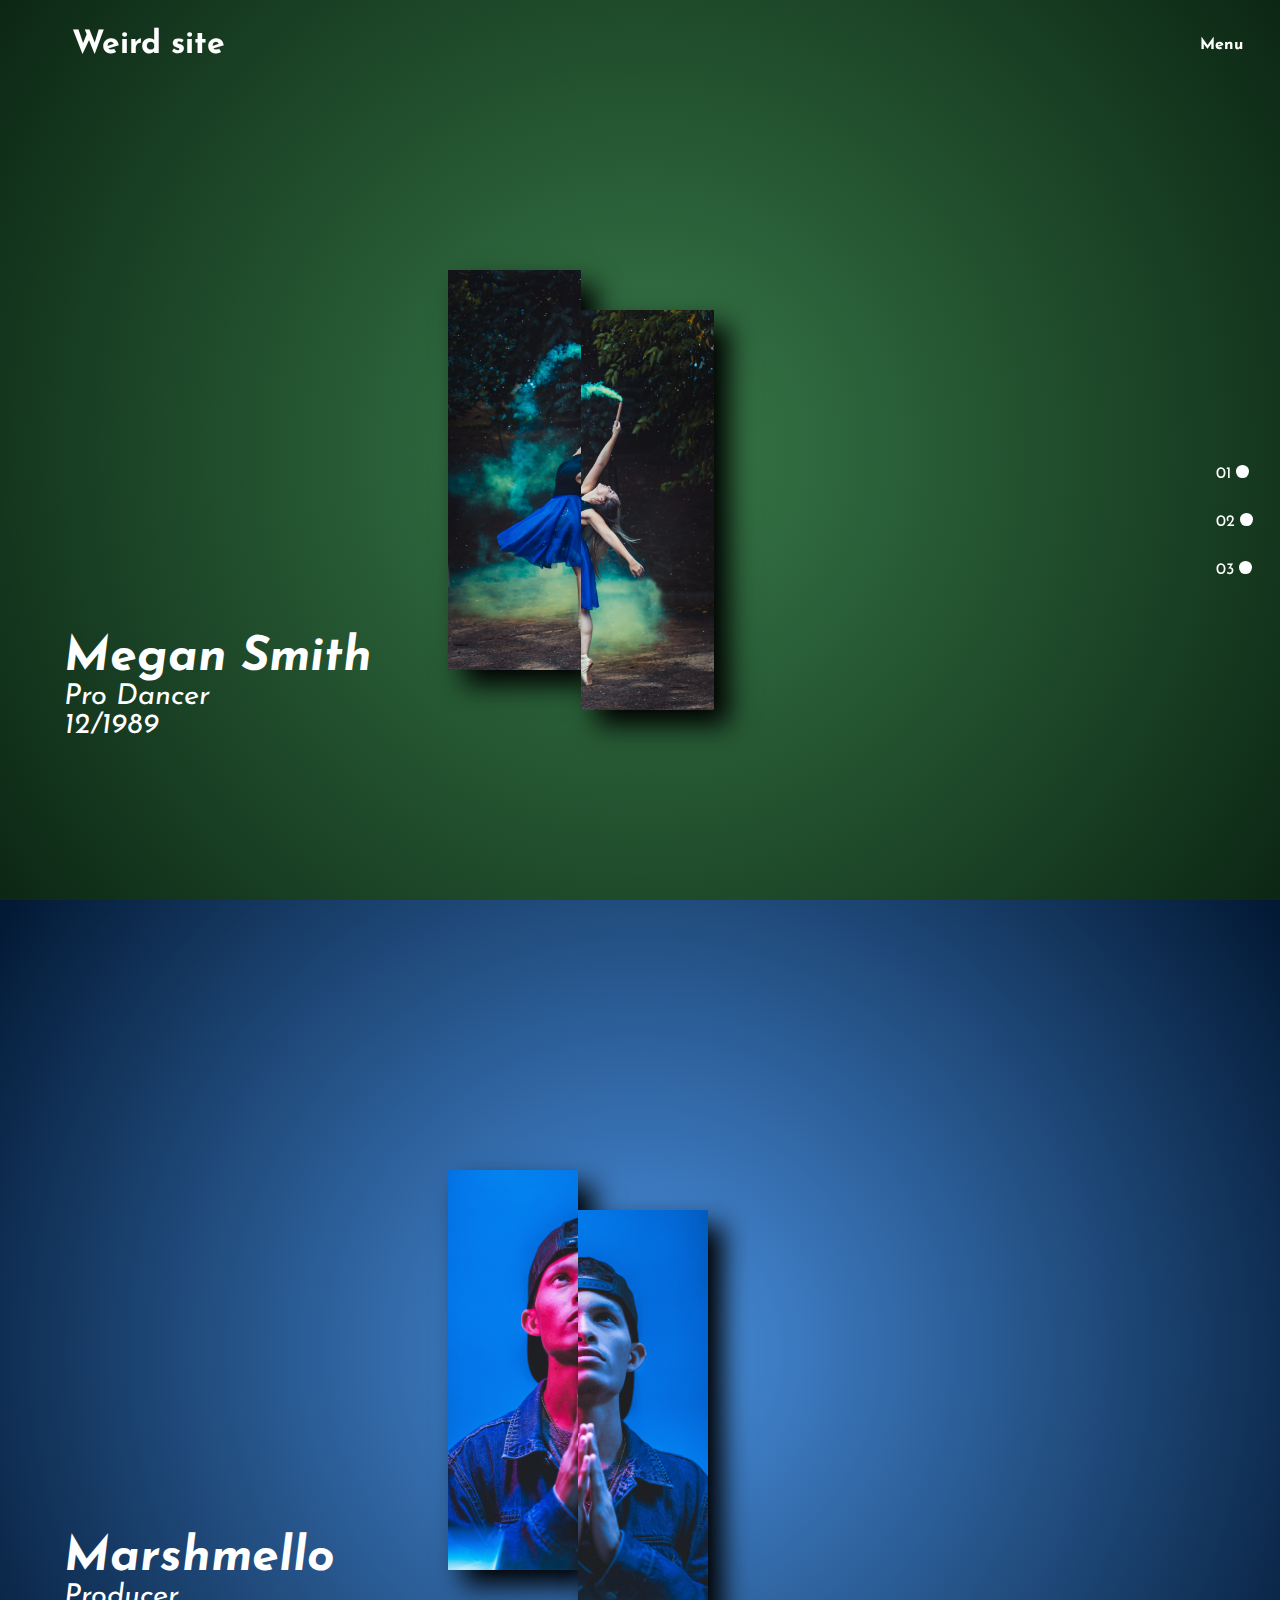
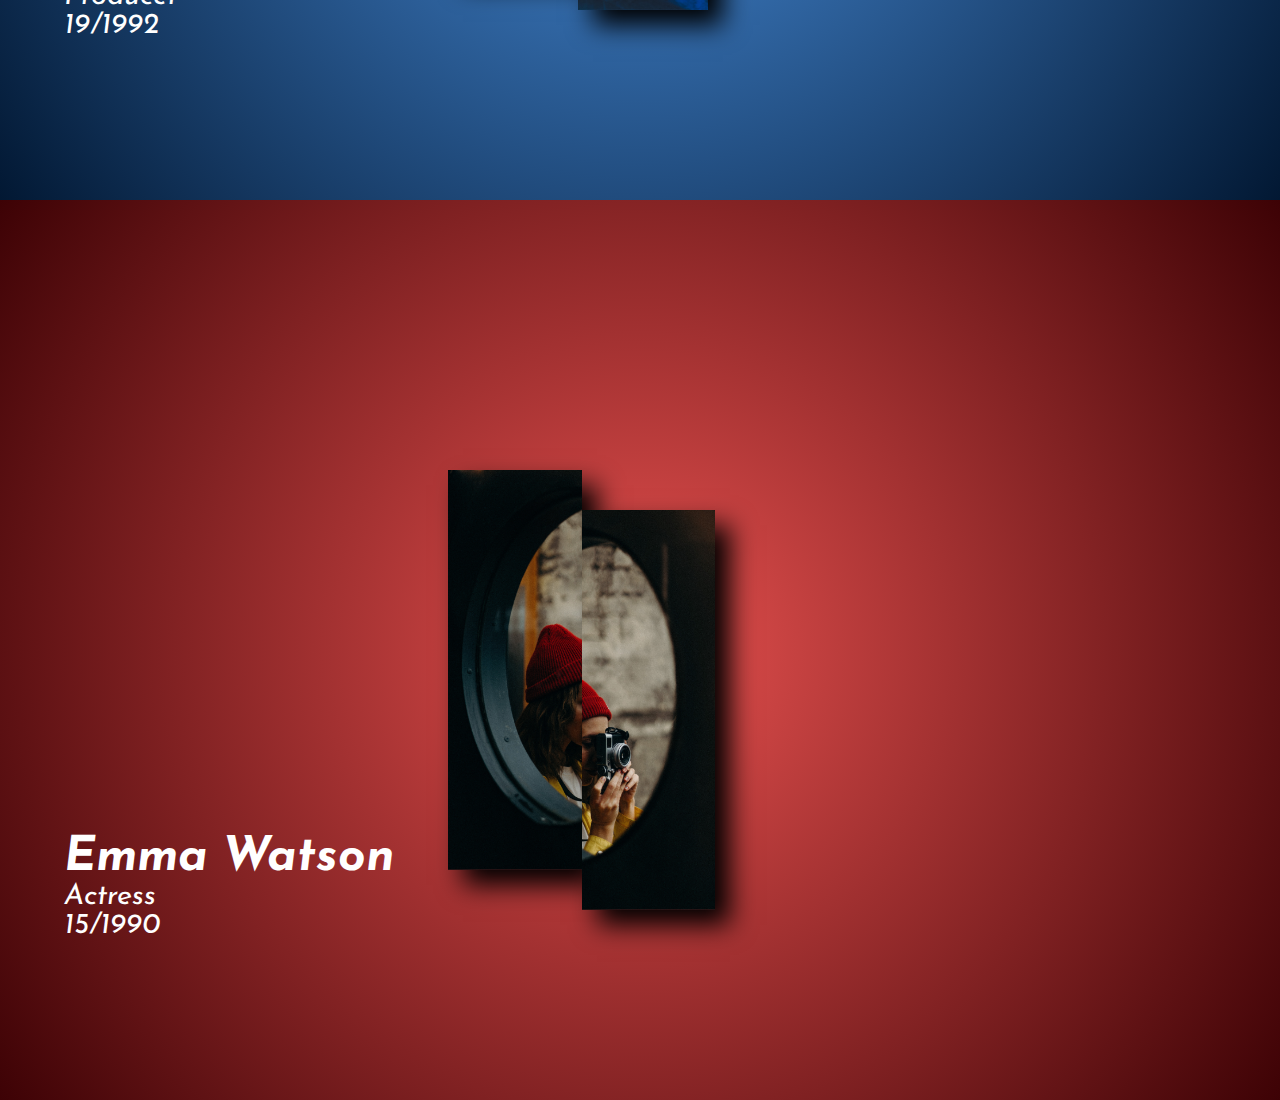
<file: index.html>
<!DOCTYPE html>
<html lang="en">
<head>
    <meta charset="UTF-8">
    <meta name="viewport" content="width=device-width, initial-scale=1.0">
    <meta http-equiv="X-UA-Compatible" content="ie=edge">
    <title>Profiles</title>

    <link href="https://fonts.googleapis.com/css?family=Josefin+Sans&display=swap" rel="stylesheet"> 
    <link rel="stylesheet" href="./css/style.css">
</head>

<body>
    <header class="header">

        <h1 class="header__title">Weird site</h1>
        <a class="header__menu" href="">Menu</a>

    </header>

    <main>
        <section class="container">
            <section class="container__col container__description">
                <div class="description">
                    <h2 class="description__title">Megan Smith</h2>
                    <p class="description__text">Pro Dancer</p>
                    <p class="description__text description__text--small">12/1989</p>
                </div>
            </section>
            <section class="container__col container__images">
                <div class="images">
                    <img class="images__img images__img--left" height="400" src="./img/Mask Group 1.png" alt="Imagen 1">
                    <img class="images__img images__img--right" height="400" src="./img/Mask Group 2.png" alt="Imagen 2">
                </div>
            </section>
            <section class="container__col container__list">
                <ul class="list">
                    <li class="list_item">
                        <a class="list_item_link" target="_blank" href="http://127.0.0.1:5500/profileMegan.html">01 <span class="point"> </span> </a>
                    </li>
                    <li class="list_item">
                        <a class="list_item_link" href="">02 <span class="point"> </span> </a>
                    </li>
                    <li class="list_item">
                        <a class="list_item_link" href="">03 <span class="point"> </span> </a>
                    </li>
                </ul>
            </section>
        </section>

        <section class="container2">
            <section class="container__col container__description">
                <div class="description">
                    <h2 class="description__title">Marshmello</h2>
                    <p class="description__text">Producer</p>
                    <p class="description__text description__text--small">19/1992</p>
                </div>
            </section>
            <section class="container__col container__images">
                <div class="images">
                    <img class="images__img images__img--left" height="400" src="./img/Mask Group 4.png" alt="Imagen 1">
                    <img class="images__img images__img--right" height="400" src="./img/Mask Group 3.png" alt="Imagen 2">
                </div>
            </section>
        </section>

        <section class="container3">
            <section class="container__col container__description">
                <div class="description">
                    <h2 class="description__title">Emma Watson</h2>
                    <p class="description__text">Actress</p>
                    <p class="description__text description__text--small">15/1990</p>
                </div>
            </section>
            <section class="container__col container__images">
                <div class="images">
                    <img class="images__img images__img--left" height="400" src="./img/Mask Group 5.png" alt="Imagen 1">
                    <img class="images__img images__img--right" height="400" src="./img/Mask Group 6.png" alt="Imagen 2">
                </div>
            </section>
        </section>
    </main>

</body>
</html>
</file>
<file: css/style.css>
*{
    margin: 0;
    padding: 0;
    box-sizing: border-box;
}

:root{
    --primary-first: rgb(56, 122, 73);
    --secondary-first: rgb(12, 39, 20); 

    --primary-second: #4A91E1;
    --secondary-second: rgb(2, 24, 51);

    --primary-third: rgb(231, 81, 79);
    --secondary-third: rgb(61, 2, 5);

    font-family: 'Josefin Sans', sans-serif;
}

html,
body{
    height: 100%;
    background: #fff;
}

.header{
    display: block;
    width: 100%;
    padding: 0 2.5%;
    background-color: transparent;
    height: 10vh;
    margin: 0 auto;
    position: fixed;
    z-index: 1;
}

.header__menu,
.header__title{
    display: block;
    float: left;
    line-height: 10vh;
    font-weight: bold;
    color: #fff;
    padding-left: 2.5rem;
}

.header__menu{
    float: right;
    text-decoration: none;
    padding-right: 0.3rem;
}

.header__menu:hover{
    color: #000;
}

.container{
    width: 100%;
    padding: 0 5%;
    background: var(--secondary-first);
    background: radial-gradient(circle, var(--primary-first), var(--secondary-first));
    height: 100vh;
}

.container2{
    width: 100%;
    padding: 0 5%;
    /* background-position: center center; */
    background: radial-gradient(circle, var(--primary-second),var(--secondary-second));
    height: 100vh;
}

.container3{
    width: 100%;
    padding: 0 5%;
    background: var(--secondary-first);
    /* background-position: center center; */
    background: radial-gradient(circle, var(--primary-third), var(--secondary-third));
    height: 100vh;
}

.container__col{
    display: block;
    float: left;
    width: calc(100%/3);
}

.container__description,
.container__images,
.container__list{
    display: block;
    color: #fff;
    position: relative;
    height: 100%;
}

.description{
    display: block;
    position: absolute;
    bottom: 10rem;
    font-style: italic;
}

.description__title,
.descriptiion__text{
    font-size: 3rem;
    font-weight: bold;
}

.description__text{
    font-size: 1.8rem;
}

.descriptiion__text--small{
    font-size: 1.2rem;
}

.images{
    display: block;
    position: absolute;
    top: 50%;
    transform: translateY(-40%);
    left: auto;
    right: auto;
    width: 100%;
}

.images__img{
    display: block;
    float: left;
    box-shadow: 15px 15px 25px rgb(0, 0, 0);
}

.images__img--left{
    transform: translateY(-5%);
    transition: transform 0.5s;
}

.images__img--right{
    transform: translateY(5%);
    transition: transform 0.5s;
}

.images:hover .images__img--right{
    transform: translateY(0%)
}

.images:hover .images__img--left{
    transform: translateY(0%)
}

.list{
    position: absolute;
    font-size: 1rem;
    top: 50%;
    left: 95%;
    line-height: 3rem;
    position: fixed;
    list-style: none;   
}

.point{
    display: inline-block;
    height: 0.8rem;
    width: 0.8rem;
    background: #fff;
    border-radius: 50%;
}

.list_item_link{
    text-decoration: none;
    color: #fff;
}

.list_item_link:hover{
    color: #000;
}

.list_item_link:hover span{
    background: #000;
}

/*-------------------profile1--------------------*/
.header2{
    display: block;
    width: 100%;
    padding: 0 2.5%;
    background-color: #000;
    height: 10vh;
    margin: 0 auto;
    position: fixed;
    z-index: 1;
}

.profile__banner{
    display: block;
    width: 100vw;
    height: 80vh;
    background-image: url("../img/profile1.png");
    background-position-y: -240px;
}

.profile__title{
    display: block;
    position: relative;
    top: 75%;
    color: #fff;
}

.title__name{
    text-align: center;
    font-size: 2.5rem;
}

.subtitle__ocupation{
    text-align: center;
    font-size: 1.2rem;
}

/* Media Queries */

/* Smartphones (portrait and landscape) ----------- */
@media only screen and (min-device-width : 320px) and (max-device-width : 480px) {
    /* Styles */
    .header__title{
        font-size: 0.7rem;
    }

    main{
        padding-top: 10vh;
    }

    .container__description{
        width: 100%;
        height: auto;
    }

    .description{
        position: relative;
        margin-top: 10vh;
    }
        
    }
    
    /* Smartphones (landscape) ----------- */
    @media only screen and (min-width : 321px) {
    /* Styles */
    
    }
    
    /* Smartphones (portrait) ----------- */
    @media only screen and (max-width : 320px) {
    /* Styles */
    }
    
    /* iPads (portrait and landscape) ----------- */
    @media only screen and (min-device-width : 768px) and (max-device-width : 1024px) {
    /* Styles */
    }
    
    /* iPads (landscape) ----------- */
    @media only screen and (min-device-width : 768px) and (max-device-width : 1024px) and (orientation : landscape) {
    /* Styles */
    }
    
    /* iPads (portrait) ----------- */
    @media only screen and (min-device-width : 768px) and (max-device-width : 1024px) and (orientation : portrait) {
    /* Styles */
    }
    /****
    iPad 3
    ****/
    @media only screen and (min-device-width : 768px) and (max-device-width : 1024px) and (orientation : landscape) and (-webkit-min-device-pixel-ratio : 2) {
    /* Styles */
    }
    
    @media only screen and (min-device-width : 768px) and (max-device-width : 1024px) and (orientation : portrait) and (-webkit-min-device-pixel-ratio : 2) {
    /* Styles */
    }
    /* Desktops and laptops ----------- */
    @media only screen  and (min-width : 1224px) {
    /* Styles */
    }
    
    /* Large screens ----------- */
    @media only screen  and (min-width : 1824px) {
    /* Styles */
    }
    
    /* iPhone 4 ----------- */
    @media only screen and (min-device-width : 320px) and (max-device-width : 480px) and (orientation : landscape) and (-webkit-min-device-pixel-ratio : 2) {
    /* Styles */
    }
    
    @media only screen and (min-device-width : 320px) and (max-device-width : 480px) and (orientation : portrait) and (-webkit-min-device-pixel-ratio : 2) {
    /* Styles */
    }
    
    /* iPhone 5 ----------- */
    @media only screen and (min-device-width: 320px) and (max-device-height: 568px) and (orientation : landscape) and (-webkit-device-pixel-ratio: 2){
    /* Styles */
    }
    
    @media only screen and (min-device-width: 320px) and (max-device-height: 568px) and (orientation : portrait) and (-webkit-device-pixel-ratio: 2){
    /* Styles */
    }
    
    /* iPhone 6, 7, 8 ----------- */
    @media only screen and (min-device-width: 375px) and (max-device-height: 667px) and (orientation : landscape) and (-webkit-device-pixel-ratio: 2){
    /* Styles */
    }
    
    @media only screen and (min-device-width: 375px) and (max-device-height: 667px) and (orientation : portrait) and (-webkit-device-pixel-ratio: 2){
    /* Styles */
    }
    
    /* iPhone 6+, 7+, 8+ ----------- */
    @media only screen and (min-device-width: 414px) and (max-device-height: 736px) and (orientation : landscape) and (-webkit-device-pixel-ratio: 2){
    /* Styles */
    }
    
    @media only screen and (min-device-width: 414px) and (max-device-height: 736px) and (orientation : portrait) and (-webkit-device-pixel-ratio: 2){
    /* Styles */
    }
    
    /* iPhone X ----------- */
    @media only screen and (min-device-width: 375px) and (max-device-height: 812px) and (orientation : landscape) and (-webkit-device-pixel-ratio: 3){
    /* Styles */
    }
    
    @media only screen and (min-device-width: 375px) and (max-device-height: 812px) and (orientation : portrait) and (-webkit-device-pixel-ratio: 3){
    /* Styles */
    }
    
    /* iPhone XS Max, XR ----------- */
    @media only screen and (min-device-width: 414px) and (max-device-height: 896px) and (orientation : landscape) and (-webkit-device-pixel-ratio: 3){
    /* Styles */
    }
    
    @media only screen and (min-device-width: 414px) and (max-device-height: 896px) and (orientation : portrait) and (-webkit-device-pixel-ratio: 3){
    /* Styles */
    }
    
    /* Samsung Galaxy S3 ----------- */
    @media only screen and (min-device-width: 320px) and (max-device-height: 640px) and (orientation : landscape) and (-webkit-device-pixel-ratio: 2){
    /* Styles */
    }
    
    @media only screen and (min-device-width: 320px) and (max-device-height: 640px) and (orientation : portrait) and (-webkit-device-pixel-ratio: 2){
    /* Styles */
    }
    
    /* Samsung Galaxy S4 ----------- */
    @media only screen and (min-device-width: 320px) and (max-device-height: 640px) and (orientation : landscape) and (-webkit-device-pixel-ratio: 3){
    /* Styles */
    }
    
    @media only screen and (min-device-width: 320px) and (max-device-height: 640px) and (orientation : portrait) and (-webkit-device-pixel-ratio: 3){
    /* Styles */
    }
    
    /* Samsung Galaxy S5 ----------- */
    @media only screen and (min-device-width: 360px) and (max-device-height: 640px) and (orientation : landscape) and (-webkit-device-pixel-ratio: 3){
    /* Styles */
    }
    
    @media only screen and (min-device-width: 360px) and (max-device-height: 640px) and (orientation : portrait) and (-webkit-device-pixel-ratio: 3){
    /* Styles */
    }
</file>
